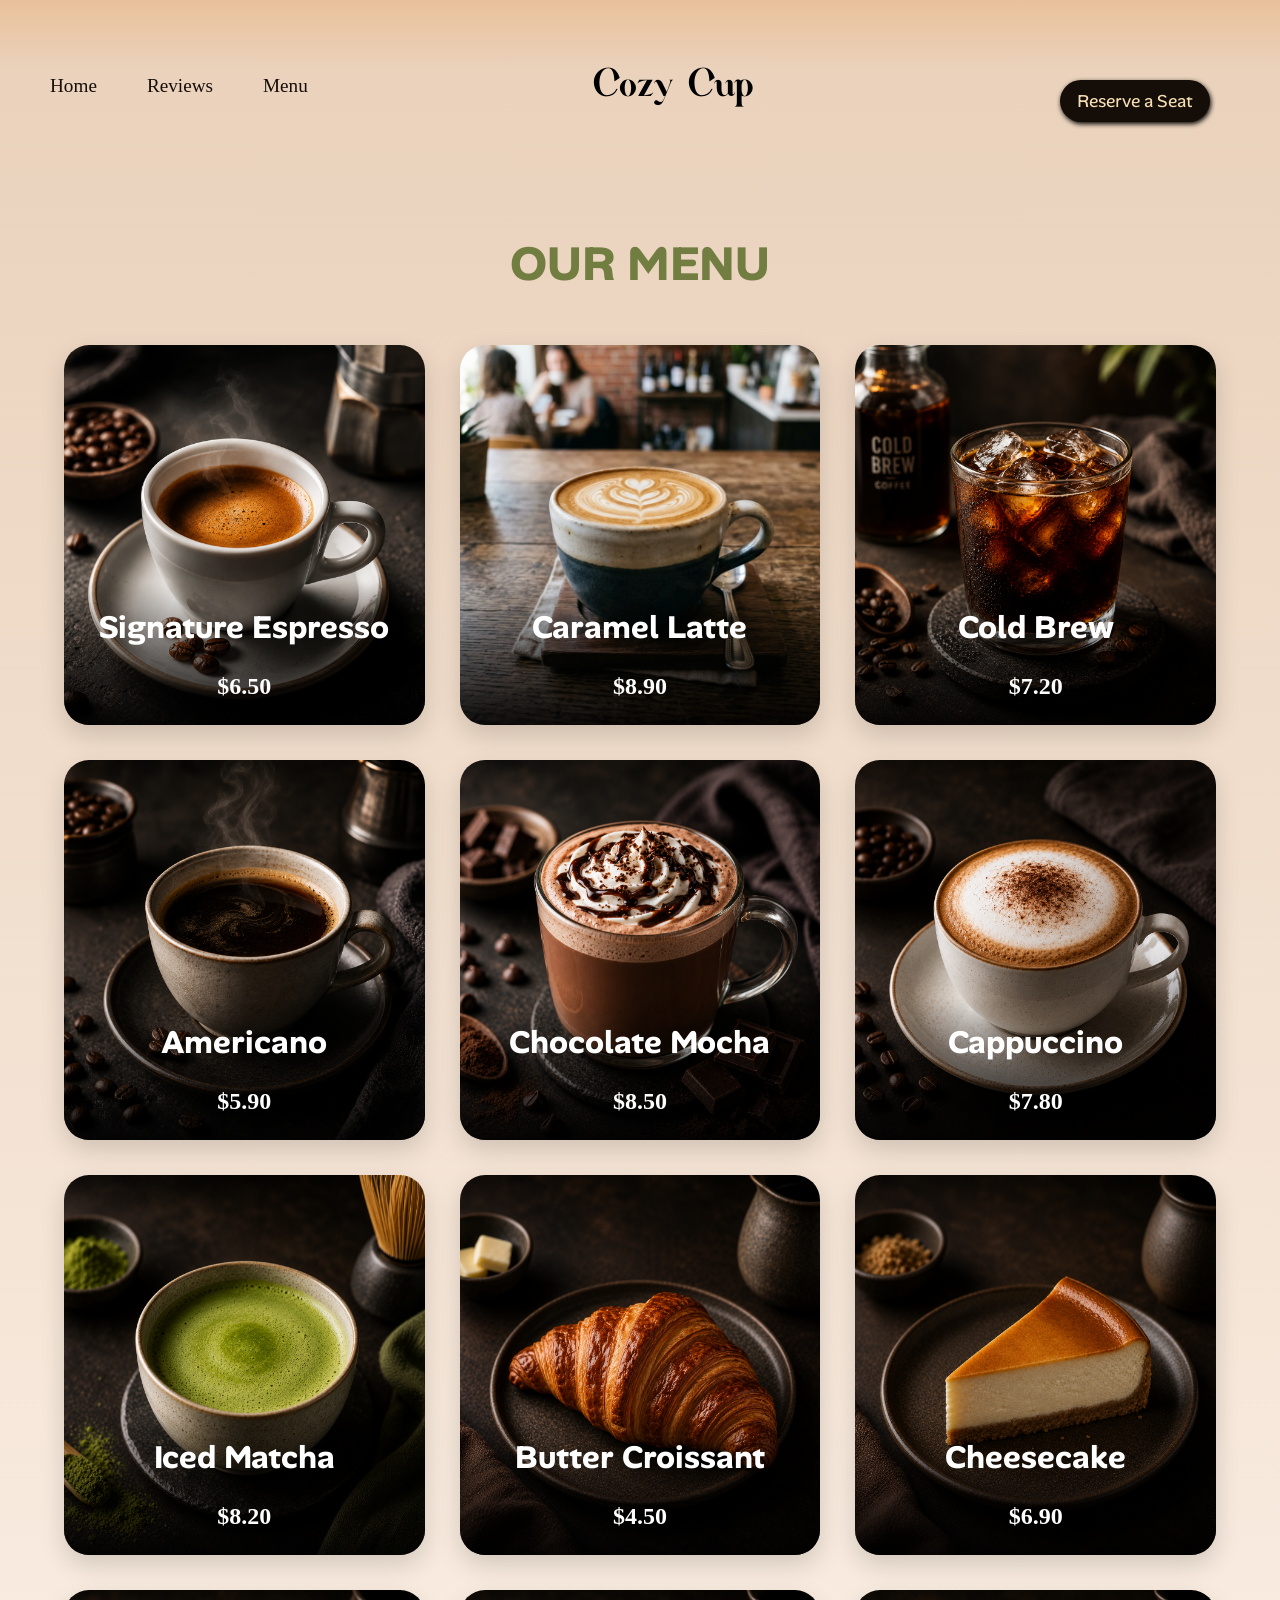
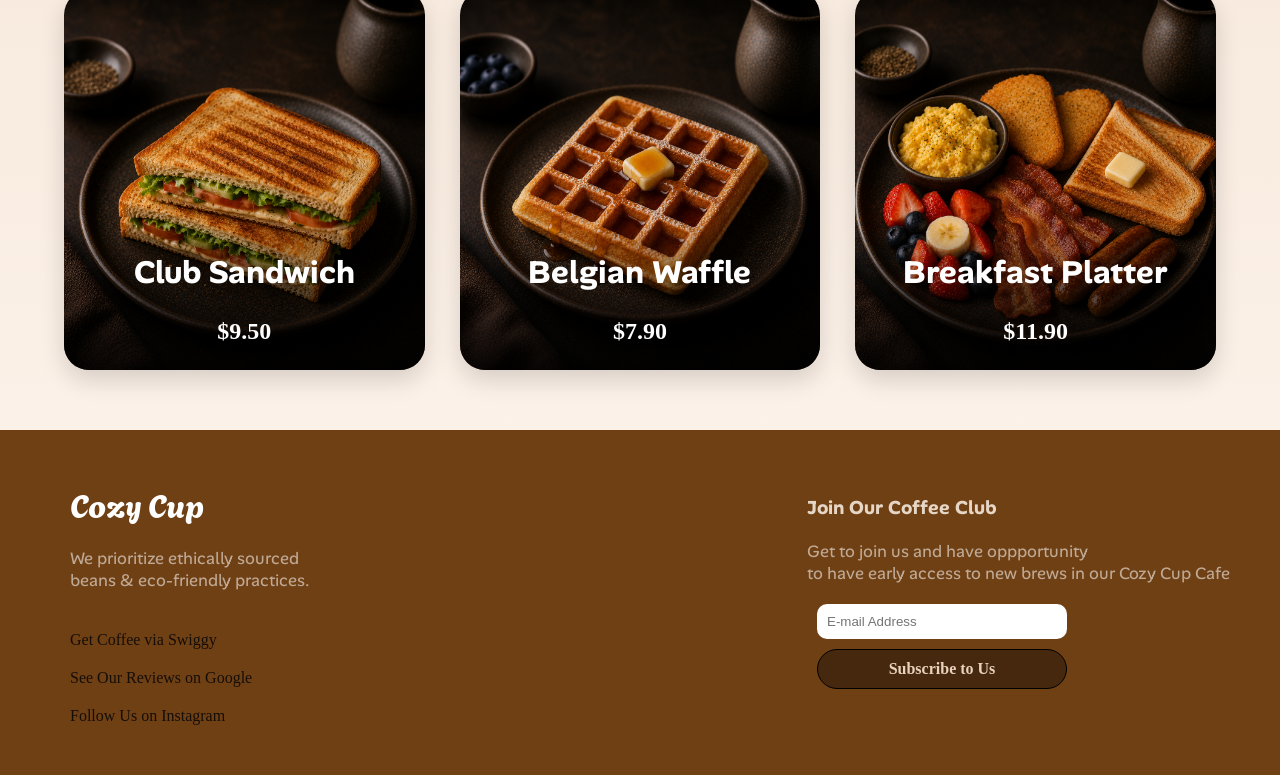
<file: menu.html>
<!DOCTYPE html>
<html lang="en">
<head>
    <meta charset="UTF-8">
    <meta name="viewport" content="width=device-width, initial-scale=1.0">
    <title>Menu</title>
    <link rel="stylesheet" href="menuu.css">
</head>
<body>
    <header>
        <div class="nav">
            <div id="lb">
                <a href="index.html">Home</a>
                <a href="index.html">Reviews</a>
                <a href="#menuu">Menu</a>
            </div>
            <p class="logo">Cozy Cup</p>
            <a style="text-decoration: none;" href="reserve.html"><p id="reserve">Reserve a Seat</p></a>
        </div>
    </header>
    <section class="menu">
    <h2>OUR MENU</h2>

    <div class="menu-grid">

        <div class="card">
            <img src="Images/espresso.png">
            <div class="overlay">
                <h3>Signature Espresso</h3>
                <p>Rich and bold espresso shot.</p>
                <span>$6.50</span>
            </div>
        </div>

        <div class="card">
            <img src="Images/latte.png">
            <div class="overlay">
                <h3>Caramel Latte</h3>
                <p>Steamed milk with caramel.</p>
                <span>$8.90</span>
            </div>
        </div>

        <div class="card">
            <img src="Images/coldbrew.png">
            <div class="overlay">
                <h3>Cold Brew</h3>
                <p>Slow-steeped smooth coffee.</p>
                <span>$7.20</span>
            </div>
        </div>

        <div class="card">
            <img src="Images/americano.png">
            <div class="overlay">
                <h3>Americano</h3>
                <p>Espresso with hot water.</p>
                <span>$5.90</span>
            </div>
        </div>

        <div class="card">
            <img src="Images/mocha.png">
            <div class="overlay">
                <h3>Chocolate Mocha</h3>
                <p>Espresso with cocoa.</p>
                <span>$8.50</span>
            </div>
        </div>

        <div class="card">
            <img src="Images/cappuccino.png">
            <div class="overlay">
                <h3>Cappuccino</h3>
                <p>Perfect foam balance.</p>
                <span>$7.80</span>
            </div>
        </div>

        <div class="card">
            <img src="Images/macha.png">
            <div class="overlay">
                <h3>Iced Matcha</h3>
                <p>Premium Japanese matcha.</p>
                <span>$8.20</span>
            </div>
        </div>

        <div class="card">
            <img src="Images/crois.png">
            <div class="overlay">
                <h3>Butter Croissant</h3>
                <p>Freshly baked daily.</p>
                <span>$4.50</span>
            </div>
        </div>

        <div class="card">
            <img src="Images/cheese.png">
            <div class="overlay">
                <h3>Cheesecake</h3>
                <p>Creamy and smooth.</p>
                <span>$6.90</span>
            </div>
        </div>

        <div class="card">
            <img src="Images/sand.png">
            <div class="overlay">
                <h3>Club Sandwich</h3>
                <p>Loaded with fresh veggies.</p>
                <span>$9.50</span>
            </div>
        </div>

        <div class="card">
            <img src="Images/choco.png">
            <div class="overlay">
                <h3>Belgian Waffle</h3>
                <p>Crispy outside, fluffy inside.</p>
                <span>$7.90</span>
            </div>
        </div>

        <div class="card">
            <img src="Images/bresk.png">
            <div class="overlay">
                <h3>Breakfast Platter</h3>
                <p>Eggs, toast and coffee.</p>
                <span>$11.90</span>
            </div>
        </div>

    </div>
    </section>
    <footer>
        <div id="divv">
            <div class="leftfoot">
            <h1 id="cozyy">
                Cozy Cup
            </h1>
            <h3 id="para">
                We prioritize ethically sourced<br>beans & eco-friendly practices.
            </h3>
            <div class="bhoot">
                <a href="swiggy.com"><p>Get Coffee via Swiggy </p></a>
                <a href="google.com"><p>See Our Reviews on Google </p></a>
                <a href="instagram.com"><p>Follow Us on Instagram </p></a>
            </div>
        </div>
        <div class="rightfoot">
            <h3>Join Our Coffee Club</h3>
            <p>Get to join us and have oppportunity<br>to have early access to new brews in our Cozy Cup Cafe</p>
            <input type="text" placeholder="E-mail Address">
            <h4>Subscribe to Us</h4>
        </div>
    </footer>
</body>
</html>
</file>
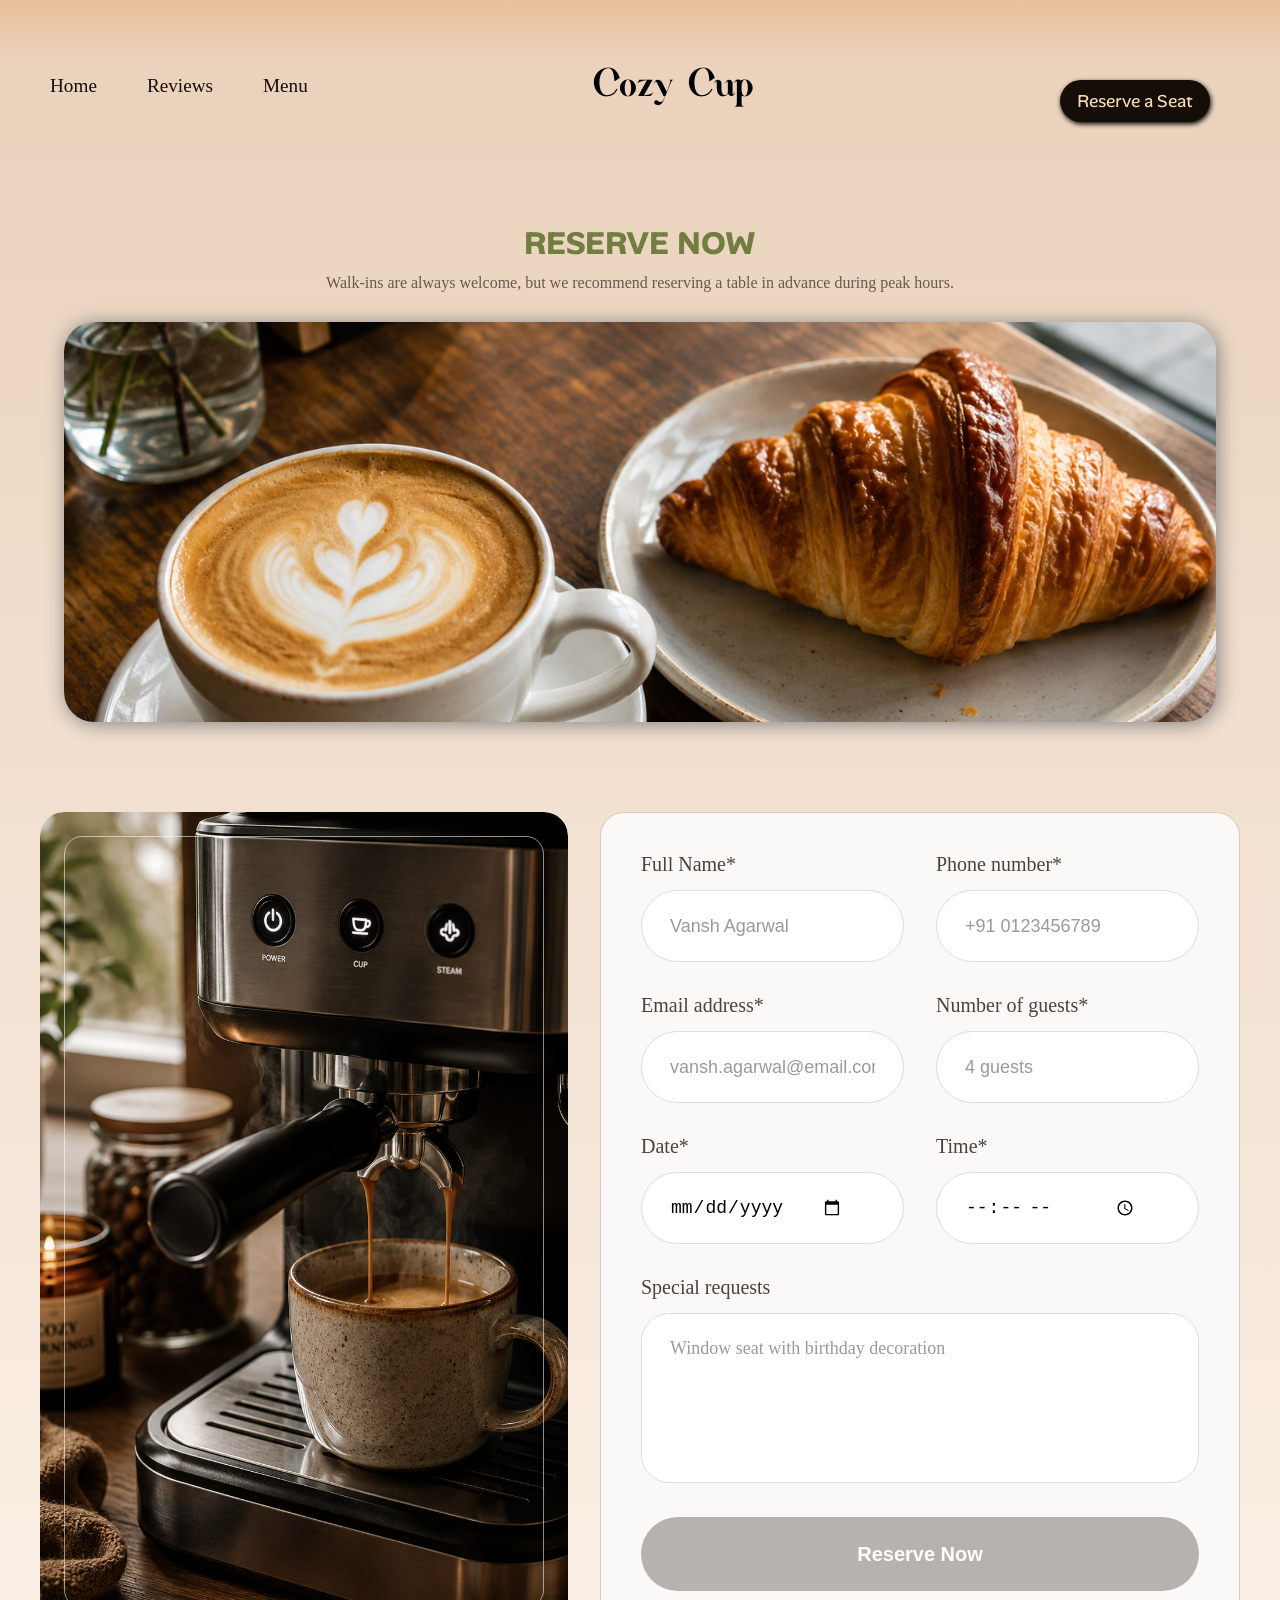
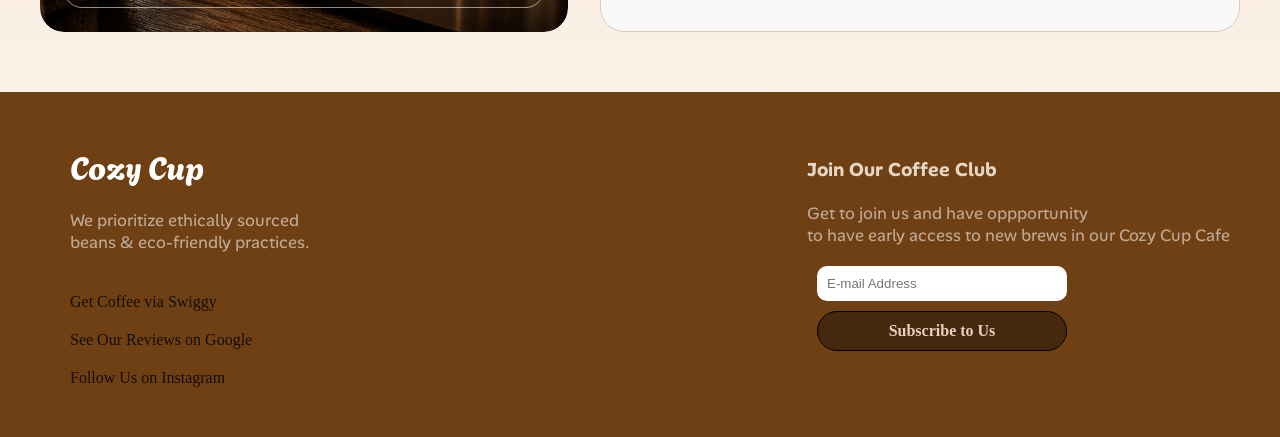
<file: reserve.html>
<!DOCTYPE html>
<html lang="en">
<head>
    <meta charset="UTF-8">
    <meta name="viewport" content="width=device-width, initial-scale=1.0">
    <title>Reserve</title>
    <link rel="stylesheet" href="res.css">
</head>
<body>
    <header>
        <div class="nav">
            <div id="lb">
                <a href="index.html">Home</a>
                <a href="index.html">Reviews</a>
                <a href="menu.html">Menu</a>
            </div>
            <p class="logo">Cozy Cup</p>
            <a style="text-decoration: none;" href="reserve.html"><p id="reserve">Reserve a Seat</p></a>
        </div>
    </header>
    <div class="texts">
        <div class="hewd">
            <h1>RESERVE NOW</h1>
            <p>Walk-ins are always welcome, but we recommend reserving a table in advance during peak hours.</p>
            <div class="bax">
                <img src="Images/croissant.png" id="cros">
            </div>
        </div>
    </div>
    <div class="reservation-section">

    <div class="image-side">
        <div class="image-frame"></div>
        <img src="Images/skewer.png" alt="Coffee">
    </div>

    <div class="reservation-form">

        <div class="form-grid">

            <div class="form-group">
                <label>Full Name*</label>
                <input type="text" placeholder="Vansh Agarwal">
            </div>

            <div class="form-group">
                <label>Phone number*</label>
                <input type="text" placeholder="+91 0123456789">
            </div>

            <div class="form-group">
                <label>Email address*</label>
                <input type="email" placeholder="vansh.agarwal@email.com">
            </div>

            <div class="form-group">
                <label>Number of guests*</label>
                <input type="quantity" placeholder="4 guests">
            </div>

            <div class="form-group">
                <label>Date*</label>

                <div class="input-icon">
                    <input type="date" placeholder="dd-mm-yyyy">
                    <i class="fa-regular fa-calendar"></i>
                </div>
            </div>

            <div class="form-group">
                <label>Time*</label>

                <div class="input-icon">
                    <input type="time" placeholder="-:-">
                    <i class="fa-regular fa-clock"></i>
                </div>
            </div>

        </div>

        <div class="form-group special">
            <label>Special requests</label>

            <textarea placeholder="Window seat with birthday decoration"></textarea>
        </div>

        <button class="reserve-btn" disabled>
            Reserve Now
        </button>

    </div>

</div>
    <footer>
        <div id="divv">
            <div class="leftfoot">
            <h1 id="cozyy">
                Cozy Cup
            </h1>
            <h3 id="para">
                We prioritize ethically sourced<br>beans & eco-friendly practices.
            </h3>
            <div class="bhoot">
                <a href="swiggy.com"><p>Get Coffee via Swiggy </p></a>
                <a href="google.com"><p>See Our Reviews on Google </p></a>
                <a href="instagram.com"><p>Follow Us on Instagram </p></a>
            </div>
        </div>
        <div class="rightfoot">
            <h3>Join Our Coffee Club</h3>
            <p>Get to join us and have oppportunity<br>to have early access to new brews in our Cozy Cup Cafe</p>
            <input type="text" placeholder="E-mail Address">
            <h4>Subscribe to Us</h4>
        </div>
    </footer>

    
<script src="huehue.js"></script>
</body>
</html>
</file>
<file: menuu.css>
@font-face {
    src: url(Fonts/Qttney.otf);
    font-family: qttney;
}
@font-face {
    font-family: casko;
    src: url(Fonts/Roselyne.ttf);
}
@font-face {
    font-family: algo;
    src: url(Fonts/Agbalumo-Regular.ttf);
}
@font-face {
    font-family: Alan;
    src: url(Fonts/AlanSans-VariableFont_wght.ttf);
}
html{
    scroll-behavior: smooth;
}
a{
    text-decoration: none;
    color: #150d07;
}
*{
    margin: 0px;
    box-sizing: border-box;
}
html,body{
    margin: 0px;
    padding: 0px;
}
body{
    min-height: 150vh;
    background: linear-gradient(
                180deg,
                #e8c19a 0%,
                #ead2bc 3%,
                #fff7f0 100%
    );
    background-repeat: no-repeat;
}
.nav{
    display:flex;
    justify-content:space-between;
    align-items:center;
    padding:50px;
    padding-right: 70px;
}

#lb{
    display:flex;
    gap:50px;
    font-size: 1.2rem;
}
.logo{
    white-space:nowrap;
    justify-content: center;
    font-family: qttney;
    font-size: 2.5rem;
}
#reserve{
    border: none;
    padding: 10px;
    width: 150px;
    text-align: center;
    border-radius: 30px;
    font-size: 1.1rem;
    background-color: #150d07;
    color: wheat;
    margin-left: 20px;
    margin-top: 30px;
    box-shadow: 1px 2px 5px black;
    font-family: Alan;
    transition: all 0.3s ease;
}
#reserve:hover{
    transform: translateY(-5px);
    box-shadow: 1px 2px 5px grey;
    cursor: pointer;
    background-color: wheat;
    color: #150d07;
}


.menu{
    width:90%;
    margin:auto;
    padding:60px 0;
}

.menu h2{
    text-align:center;
    font-size:3rem;
    margin-bottom:50px;
    font-family: Alan;
    color: rgba(60, 87, 7, 0.689);
}

.menu-grid{
    display:grid;
    grid-template-columns:repeat(auto-fit,minmax(320px,1fr));
    gap:35px;
}

.card{
    position:relative;
    height:380px;
    overflow:hidden;
    border-radius:25px;
    cursor:pointer;
    box-shadow:0 10px 25px rgba(0,0,0,.15);
}

.card img{
    width:100%;
    height:100%;
    object-fit:cover;
    transition:.6s ease;
}

.overlay{
    position:absolute;
    left:0;
    bottom:0;
    width:100%;
    padding:25px;

    background:linear-gradient(
        to top,
        rgba(0,0,0,.9),
        rgba(0,0,0,.5),
        transparent
    );

    color:white;
    text-align:center;
}

.overlay h3{
    font-size:1.2rem;
    margin-bottom:10px;
    font-family:Alan;
}

.overlay span{
    display:block;
    margin-top:10px;
    font-size:1.6rem;
    font-weight:700;
}

.overlay p{
    max-height:0;
    opacity:0;
    overflow:hidden;
    transition:.4s ease;
    line-height:1.6;
    margin-top:10px;
}

.card:hover img{
    transform:scale(1.08);
}

.card:hover .overlay p{
    max-height:100px;
    opacity:1;
}


.overlay h3{
    font-size:2rem;
    margin-bottom:10px;
}

.overlay p{
    margin-bottom:15px;
}

.overlay span{
    font-size:1.5rem;
    font-weight:700;
}


@media (max-width:768px) {
    .nav{
        flex-direction:column;
        gap:20px;
        padding:25px;
    }

    #lb{
        gap:20px;
        flex-wrap:wrap;
        justify-content:center;
    }

    .logo{
        order:-1;
        font-size:2rem;
    }

    #reserve{
        font-size:1rem;
    }
}

footer{
    background-color: #704015;
    padding: 20px;
    padding-bottom: 50px;
}
#divv{
    display: flex;
    flex-direction: row;
    justify-content: space-between;
}
.leftfoot{
    margin-left: 50px;
    margin-top: 30px;
}
#cozyy{
    font-family: algo;
    font-weight: 400;
    color: white;
}
#para{
    margin-top: 20px;
    font-family: Alan;
    color: rgba(255, 255, 255, 0.548);
    font-weight: 400;
    font-size: 1.05rem;
}
.bhoot{
    margin-top: 40px;
    display: flex;
    color: #ead2bc;
    gap: 20px;
    flex-direction: column;
}
.bhhot a{
    text-decoration: none;
    color: #ead2bc;
}
.rightfoot{
    margin-top: 30px;
    padding-right: 30px;
    padding-top: 15px;
}
.rightfoot h3{
    font-size: 1.2rem;
    font-family: Alan;
    color: #e6d6c6;
}
.rightfoot p{
    margin-top: 20px;
    font-family: Alan;
    color: rgba(255, 255, 255, 0.548);
    font-weight: 400;
    font-size: 1.05rem;
}
.rightfoot input{
    padding: 10px;
    border-radius: 10px;
    border: none;
    margin-top: 20px;
    align-items: center;
    margin-left: 10px;
    width: 250px;
}
.rightfoot h4{
    margin: 10px;
    padding: 10px;
    text-align: center;
    border: 1px solid black;
    background-color: #150d0777;
    width: 250px;
    color: #ead2bc;
    border-radius: 20px;
    cursor: pointer;
}



@media (max-width:768px){
    #divv{
        flex-direction: column;
    }
    .leftfoot{
        margin-left: 10px;
    }
    .faqleft, .faqright{
    width: 100%;
}
    footer{
        flex-direction: column;
    }
    .hideit{
        height: 0px;
        overflow: hidden;
    }
    #pakka{
        margin-top: 40px;
    }
    .faqleft h1{
        font-size: 2rem;
    }
    .faq{
        flex-direction: column;
    }
}
body{
    -webkit-user-select: none;
    -moz-user-select: none;
    -ms-user-select: none;
    user-select: none;
}
</file>
<file: res.css>
@font-face {
    src: url(Fonts/Qttney.otf);
    font-family: qttney;
}
@font-face {
    font-family: casko;
    src: url(Fonts/Roselyne.ttf);
}
@font-face {
    font-family: algo;
    src: url(Fonts/Agbalumo-Regular.ttf);
}
@font-face {
    font-family: Alan;
    src: url(Fonts/AlanSans-VariableFont_wght.ttf);
}
html{
    scroll-behavior: smooth;
}
a{
    text-decoration: none;
    color: #150d07;
}
*{
    margin: 0px;
    box-sizing: border-box;
}
html,body{
    margin: 0px;
    padding: 0px;
}
body{
    min-height: 150vh;
    background: linear-gradient(
                180deg,
                #e8c19a 0%,
                #ead2bc 3%,
                #fff7f0 100%
    );
    background-repeat: no-repeat;
}
.nav{
    display:flex;
    justify-content:space-between;
    align-items:center;
    padding:50px;
    padding-right: 70px;
}

#lb{
    display:flex;
    gap:50px;
    font-size: 1.2rem;
}
.logo{
    white-space:nowrap;
    justify-content: center;
    font-family: qttney;
    font-size: 2.5rem;
}
#reserve{
    border: none;
    padding: 10px;
    width: 150px;
    text-align: center;
    border-radius: 30px;
    font-size: 1.1rem;
    background-color: #150d07;
    color: wheat;
    margin-left: 20px;
    margin-top: 30px;
    box-shadow: 1px 2px 5px black;
    font-family: Alan;
    transition: all 0.3s ease;
}
#reserve:hover{
    transform: translateY(-5px);
    box-shadow: 1px 2px 5px grey;
    cursor: pointer;
    background-color: wheat;
    color: #150d07;
}
.hewd{
    display: flex;
    justify-content: center;
    flex-direction: column;
    align-items: center;
    margin-top: 50px;
}
.hewd h1{
    font-family: Alan;
    color: rgba(60, 87, 7, 0.689);
}
.hewd p{
    text-align: center;
    color: #150d079e;
    margin-top: 10px;
}
.bax{
    height: 400px;
    width: 90%;
    margin: 30px;
    overflow: hidden;
    border-radius: 30px;
    box-shadow: 2px 2px 20px gray;
}
#cros{
    height: 100%;
    width: 100%;
    object-fit: cover;
}


.reservation-section{
    width:min(1400px, calc(100% - 80px));
    margin:60px auto;
    display:flex;
    gap:2rem;
    align-items:stretch;
}

.image-side{
    flex:0 0 44%;
    position:relative;
    overflow:hidden;
    border-radius:24px;
}

.image-side img{
    width:100%;
    height:100%;
    min-height:760px;
    object-fit:cover;
    display:block;
    border-radius:24px;
}

.image-frame{
    position:absolute;
    inset:24px;
    border:1px solid rgba(255,255,255,0.55);
    border-radius:18px;
    pointer-events:none;
}

.reservation-form{
    flex:1;
    background:#faf9f7;
    border:1px solid #d9cbbb;
    border-radius:24px;
    padding:40px;
}

.form-grid{
    display:grid;
    grid-template-columns:1fr 1fr;
    gap:32px;
}

.form-group{
    display:flex;
    flex-direction:column;
}

.form-group label{
    font-size:20px;
    font-weight:500;
    color:#4a433d;
    margin-bottom:14px;
}

.form-group input{
    width:100%;
    height:72px;
    border:1px solid #dddddd;
    border-radius:999px;
    padding:0 28px;
    background:white;
    outline:none;
    font-size:18px;
}

.form-group input::placeholder,
.form-group textarea::placeholder{
    color:#9a9a9a;
}

.input-icon{
    position:relative;
}

.input-icon input{
    padding-right:60px;
}

.input-icon i{
    position:absolute;
    right:24px;
    top:50%;
    transform:translateY(-50%);
    font-size:18px;
}

.special{
    margin-top:32px;
}

.special textarea{
    width:100%;
    height:170px;
    resize:none;
    border:1px solid #dddddd;
    border-radius:28px;
    padding:24px 28px;
    outline:none;
    font-size:18px;
    font-family:inherit;
}

.reserve-btn{
    width:100%;
    height:74px;
    margin-top:34px;
    border:none;
    border-radius:999px;
    background:#b7b2af;
    color:white;
    font-size:20px;
    font-weight:600;
    cursor:not-allowed;
    transition:.3s;
}
.reserve-btn.active{
    background:#6F4E37; /* coffee brown */
    cursor:pointer;
}
.reserve-btn:hover{
    opacity:.9;
}

@media(max-width:1200px){

    .reservation-section{
        width:calc(100% - 50px);
    }

    .image-side img{
        min-height:680px;
    }

    .reservation-form{
        padding:32px;
    }
}

@media(max-width:900px){

    .reservation-section{
        flex-direction:column;
        gap:1.5rem;
    }

    .image-side img{
        min-height:280px;
        max-height:320px;
    }

    .form-grid{
        grid-template-columns:1fr;
    }

    .form-group input{
        height:66px;
    }
}

@media(max-width:768px){

    .reservation-section{
        width:calc(100% - 24px);
        margin:24px auto;
    }

    .reservation-form{
        padding:24px;
    }

    .form-group label{
        font-size:18px;
    }

    .form-group input,
    .special textarea{
        font-size:16px;
    }

    .reserve-btn{
        height:68px;
        font-size:18px;
    }
}


@media(max-width:768px){
    .nav{
        flex-direction:column;
        gap:20px;
        padding:25px;
    }

    #lb{
        gap:20px;
        flex-wrap:wrap;
        justify-content:center;
    }
    .logo{
        order:-1;
        font-size:2rem;
    }

    #reserve{
        font-size:1rem;
    }
}
footer{
    background-color: #704015;
    padding: 20px;
    padding-bottom: 50px;
}
#divv{
    display: flex;
    flex-direction: row;
    justify-content: space-between;
}
.leftfoot{
    margin-left: 50px;
    margin-top: 30px;
}
#cozyy{
    font-family: algo;
    font-weight: 400;
    color: white;
}
#para{
    margin-top: 20px;
    font-family: Alan;
    color: rgba(255, 255, 255, 0.548);
    font-weight: 400;
    font-size: 1.05rem;
}
.bhoot{
    margin-top: 40px;
    display: flex;
    color: #ead2bc;
    gap: 20px;
    flex-direction: column;
}
.bhhot a{
    text-decoration: none;
    color: #ead2bc;
}
.rightfoot{
    margin-top: 30px;
    padding-right: 30px;
    padding-top: 15px;
}
.rightfoot h3{
    font-size: 1.2rem;
    font-family: Alan;
    color: #e6d6c6;
}
.rightfoot p{
    margin-top: 20px;
    font-family: Alan;
    color: rgba(255, 255, 255, 0.548);
    font-weight: 400;
    font-size: 1.05rem;
}
.rightfoot input{
    padding: 10px;
    border-radius: 10px;
    border: none;
    margin-top: 20px;
    align-items: center;
    margin-left: 10px;
    width: 250px;
}
.rightfoot h4{
    margin: 10px;
    padding: 10px;
    text-align: center;
    border: 1px solid black;
    background-color: #150d0777;
    width: 250px;
    color: #ead2bc;
    border-radius: 20px;
    cursor: pointer;
}



@media (max-width:768px){
    #divv{
        flex-direction: column;
    }
    .leftfoot{
        margin-left: 10px;
    }
    .faqleft, .faqright{
    width: 100%;
}
    footer{
        flex-direction: column;
    }
    .hideit{
        height: 0px;
        overflow: hidden;
    }
    #pakka{
        margin-top: 40px;
    }
    .faqleft h1{
        font-size: 2rem;
    }
    .faq{
        flex-direction: column;
    }
    .rescard{
        margin-top: 0px;
        height: 432px;
    }
    .content{
        flex-direction: column;
    }
    .conleft{
        width: 100%;
        text-align: center;
    }
    .rserve video{
        height: 712px;
    }
    /* Navigation */
    .nav{
        flex-direction:column;
        gap:20px;
        padding:25px;
    }

    #lb{
        gap:20px;
        flex-wrap:wrap;
        justify-content:center;
    }

    .logo{
        order:-1;
        font-size:2rem;
    }

    #reserve{
        font-size:1rem;
    }

    /* Hero */
    #mh{
        font-size:4.4rem;
        text-align:center;
        line-height:1.2;
    }

    #np{
        padding:0 20px;
    }

    /* Coffee cups */
    .cups{
        width:350%;
        left:-50%;
    }

    .cups img{
        width:280px;
        height:280px;
    }
    #wel{
        padding-left: 15px;
    }
    #big,
    #big1{
        width:250px;
        height:250px;
    }

    /* About section */
    .about{
        flex-direction:column;
        margin:20px;
    }

    .tex,
    .post{
        width:100%;
    }

    .tex p{
        padding:15px;
        font-size:1rem;
    }

    .post img{
        height:220px;
        object-fit:cover;
    }

    /* Pride section */
    .abtex h2{
        padding:0 20px;
        font-size:1.8rem;
    }

    .abt2{
        flex-direction:column;
    }

    .lef,
    .rig{
        width:100%;
    }

    .abt2 img{
        height:250px;
    }

    /* Stats boxes */
    .box{
        flex-direction:column;
        gap:15px;
    }

    .box1,
    .box2{
        border-right:none;
        border-bottom:1px dashed black;
    }

    /* Review section */
    .herosec{
        height:auto;
        padding-bottom:50px;
    }

    .rev{
        flex-direction:column;
        height:auto;
    }

    .left,
    .right{
        width:100%;
    }

    .left h3{
        font-size:1.8rem;
        padding:20px;
        text-align:center;
    }

    .rbox{
        width:90%;
        margin:20px auto;
    }

    .review{
        width:90%;
        height:auto;
        min-height:520px;
        margin:20px auto;
    }

    #real{
        width:90%;
        font-size:1rem;
        padding-bottom:45px;
    }

    .reviewer{
        bottom:85px;
    }

    .controls{
        bottom:20px;
    }
}
body{
    -webkit-user-select: none;
    -moz-user-select: none;
    -ms-user-select: none;
    user-select: none;
}
</file>
